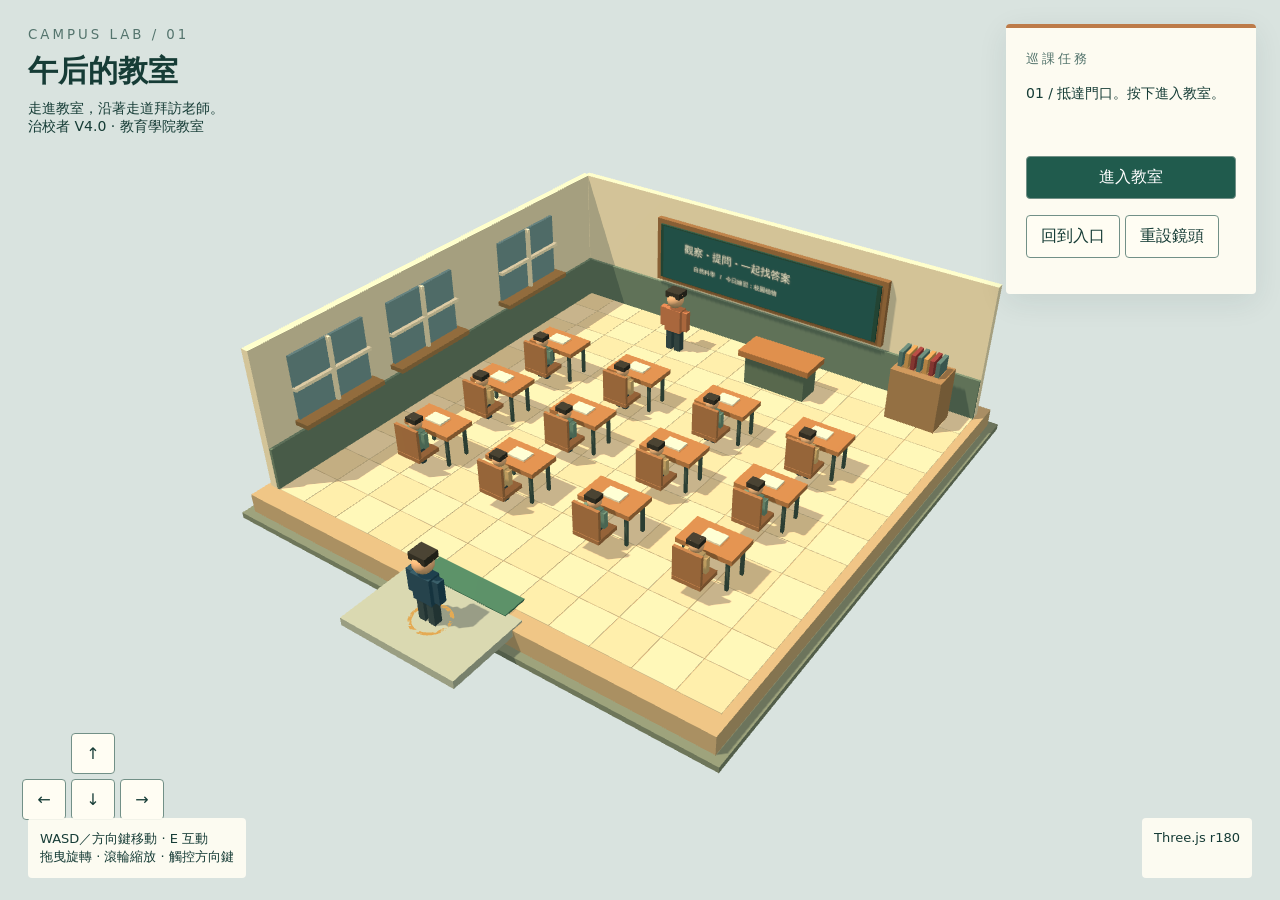
<file: classroom/index.html>
<!doctype html><html lang="zh-Hant"><meta charset="utf-8"><meta name="viewport" content="width=device-width,initial-scale=1"><title>午后的教室 · 教育學院</title>
<style>*{box-sizing:border-box}body{margin:0;background:#d9e3df;color:#163c36;font-family:system-ui,"Microsoft JhengHei",sans-serif}canvas{display:block;touch-action:none}header{position:absolute;top:24px;left:28px;pointer-events:none}small{letter-spacing:3px;color:#54746d}h1{font-size:30px;margin:8px 0}header p{margin:0;max-width:300px;font-size:14px}.panel{position:absolute;right:24px;top:24px;width:250px;background:#fffdf3ee;padding:20px;border-radius:4px;border-top:4px solid #bd7b49;box-shadow:0 8px 30px #163c3617}button{font:inherit;border:1px solid #729087;border-radius:4px;padding:10px 14px;background:#fffdf3;color:#163c36;cursor:pointer}button:focus-visible{outline:3px solid #cf862d}button:disabled{opacity:.5;cursor:default}#action{width:100%;background:#205b4d;color:white;margin-top:12px}#status{font-size:14px;line-height:1.7;min-height:48px}footer{position:absolute;bottom:22px;left:28px;right:28px;display:flex;justify-content:space-between;gap:10px;font-size:13px;pointer-events:none}footer span{background:#fffdf3e8;padding:12px;border-radius:4px}#pad{position:absolute;bottom:80px;left:22px;display:grid;grid-template-columns:repeat(3,44px);gap:5px}#pad button{touch-action:none;padding:10px}dialog{max-width:420px;border:0;border-radius:8px;padding:26px;color:#163c36;background:#fffdf3}dialog::backdrop{background:#152f3866}dialog p{line-height:1.8}#error{color:#a43121}@media(max-width:650px){header{top:16px;left:16px}h1{font-size:23px}header p{display:none}.panel{top:100px;right:12px;width:190px;padding:12px}footer{left:12px;right:12px;bottom:12px;font-size:11px}footer span:first-child{max-width:240px}#pad{bottom:100px}}</style>
<canvas id="scene" tabindex="0" aria-label="3D 教室；WASD 移動，E 互動"></canvas>
<header><small>CAMPUS LAB / 01</small><h1>午后的教室</h1><p>走進教室，沿著走道拜訪老師。<br>治校者 V4.0 · 教育學院教室</p></header>
<section class="panel"><small>巡課任務</small><p id="status">正在準備教室…</p><button id="action" disabled>靠近入口</button><p><button id="reset">回到入口</button> <button id="view">重設鏡頭</button></p><div id="error" role="alert"></div></section>
<div id="pad" aria-label="方向控制"><span></span><button data-key="w" aria-label="向前">↑</button><span></span><button data-key="a" aria-label="向左">←</button><button data-key="s" aria-label="向後">↓</button><button data-key="d" aria-label="向右">→</button></div>
<footer><span>WASD／方向鍵移動 · E 互動<br>拖曳旋轉 · 滾輪縮放 · 觸控方向鍵</span><span id="perf">Three.js r180</span></footer>
<dialog id="talk"><small>教室巡查</small><h2>陳老師｜自然科學</h2><p>今天正在練習觀察與記錄。桌間走道保持暢通，學生才能安心進出。完成巡課會記錄於目前訪客的進度；不額外變更學期收支。</p><button id="close">完成巡課</button></dialog>
<script type="importmap">{"imports":{"three":"../vendor/three/package/build/three.module.js","three/addons/":"../vendor/three/package/examples/jsm/"}}</script><script type="module" src="./main.js"></script></html>
</file>
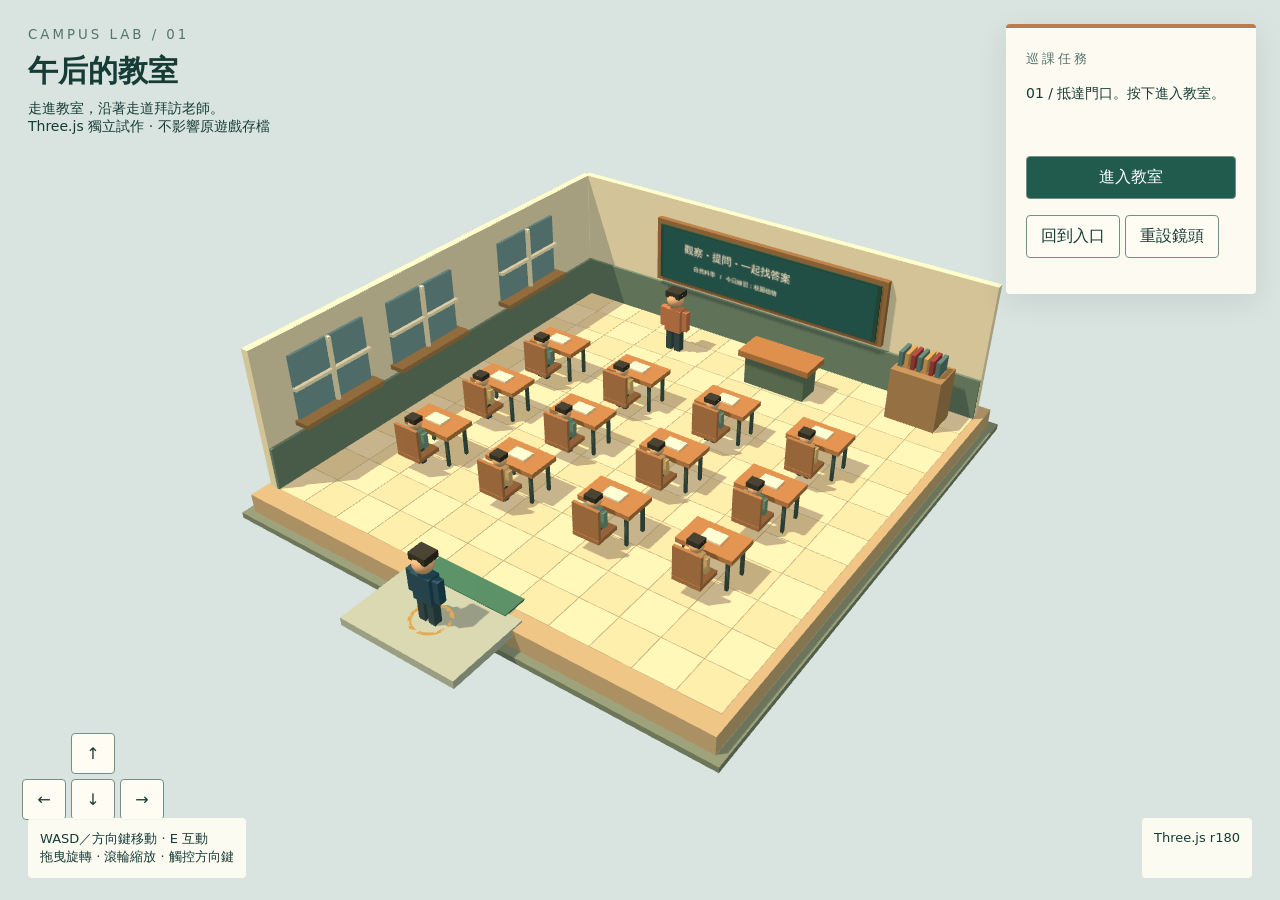
<file: three-classroom/index.html>
<!doctype html><html lang="zh-Hant"><meta charset="utf-8"><meta name="viewport" content="width=device-width,initial-scale=1"><title>午后的教室 · Three.js 試作</title>
<style>*{box-sizing:border-box}body{margin:0;background:#d9e3df;color:#163c36;font-family:system-ui,"Microsoft JhengHei",sans-serif}canvas{display:block;touch-action:none}header{position:absolute;top:24px;left:28px;pointer-events:none}small{letter-spacing:3px;color:#54746d}h1{font-size:30px;margin:8px 0}header p{margin:0;max-width:300px;font-size:14px}.panel{position:absolute;right:24px;top:24px;width:250px;background:#fffdf3ee;padding:20px;border-radius:4px;border-top:4px solid #bd7b49;box-shadow:0 8px 30px #163c3617}button{font:inherit;border:1px solid #729087;border-radius:4px;padding:10px 14px;background:#fffdf3;color:#163c36;cursor:pointer}button:focus-visible{outline:3px solid #cf862d}button:disabled{opacity:.5;cursor:default}#action{width:100%;background:#205b4d;color:white;margin-top:12px}#status{font-size:14px;line-height:1.7;min-height:48px}footer{position:absolute;bottom:22px;left:28px;right:28px;display:flex;justify-content:space-between;gap:10px;font-size:13px;pointer-events:none}footer span{background:#fffdf3e8;padding:12px;border-radius:4px}#pad{position:absolute;bottom:80px;left:22px;display:grid;grid-template-columns:repeat(3,44px);gap:5px}#pad button{touch-action:none;padding:10px}dialog{max-width:420px;border:0;border-radius:8px;padding:26px;color:#163c36;background:#fffdf3}dialog::backdrop{background:#152f3866}dialog p{line-height:1.8}#error{color:#a43121}@media(max-width:650px){header{top:16px;left:16px}h1{font-size:23px}header p{display:none}.panel{top:100px;right:12px;width:190px;padding:12px}footer{left:12px;right:12px;bottom:12px;font-size:11px}footer span:first-child{max-width:240px}#pad{bottom:100px}}</style>
<canvas id="scene" tabindex="0" aria-label="3D 教室；WASD 移動，E 互動"></canvas>
<header><small>CAMPUS LAB / 01</small><h1>午后的教室</h1><p>走進教室，沿著走道拜訪老師。<br>Three.js 獨立試作 · 不影響原遊戲存檔</p></header>
<section class="panel"><small>巡課任務</small><p id="status">正在準備教室…</p><button id="action" disabled>靠近入口</button><p><button id="reset">回到入口</button> <button id="view">重設鏡頭</button></p><div id="error" role="alert"></div></section>
<div id="pad" aria-label="方向控制"><span></span><button data-key="w" aria-label="向前">↑</button><span></span><button data-key="a" aria-label="向左">←</button><button data-key="s" aria-label="向後">↓</button><button data-key="d" aria-label="向右">→</button></div>
<footer><span>WASD／方向鍵移動 · E 互動<br>拖曳旋轉 · 滾輪縮放 · 觸控方向鍵</span><span id="perf">Three.js r180</span></footer>
<dialog id="talk"><small>教室巡查</small><h2>陳老師｜自然科學</h2><p>今天正在練習觀察與記錄。桌間走道保持暢通，學生才能安心進出。這是角色互動試作，尚未連動正式遊戲的教師或收支資料。</p><button id="close">完成巡課</button></dialog>
<script type="importmap">{"imports":{"three":"./vendor/package/build/three.module.js","three/addons/":"./vendor/package/examples/jsm/"}}</script><script type="module" src="./main.js"></script></html>
</file>
